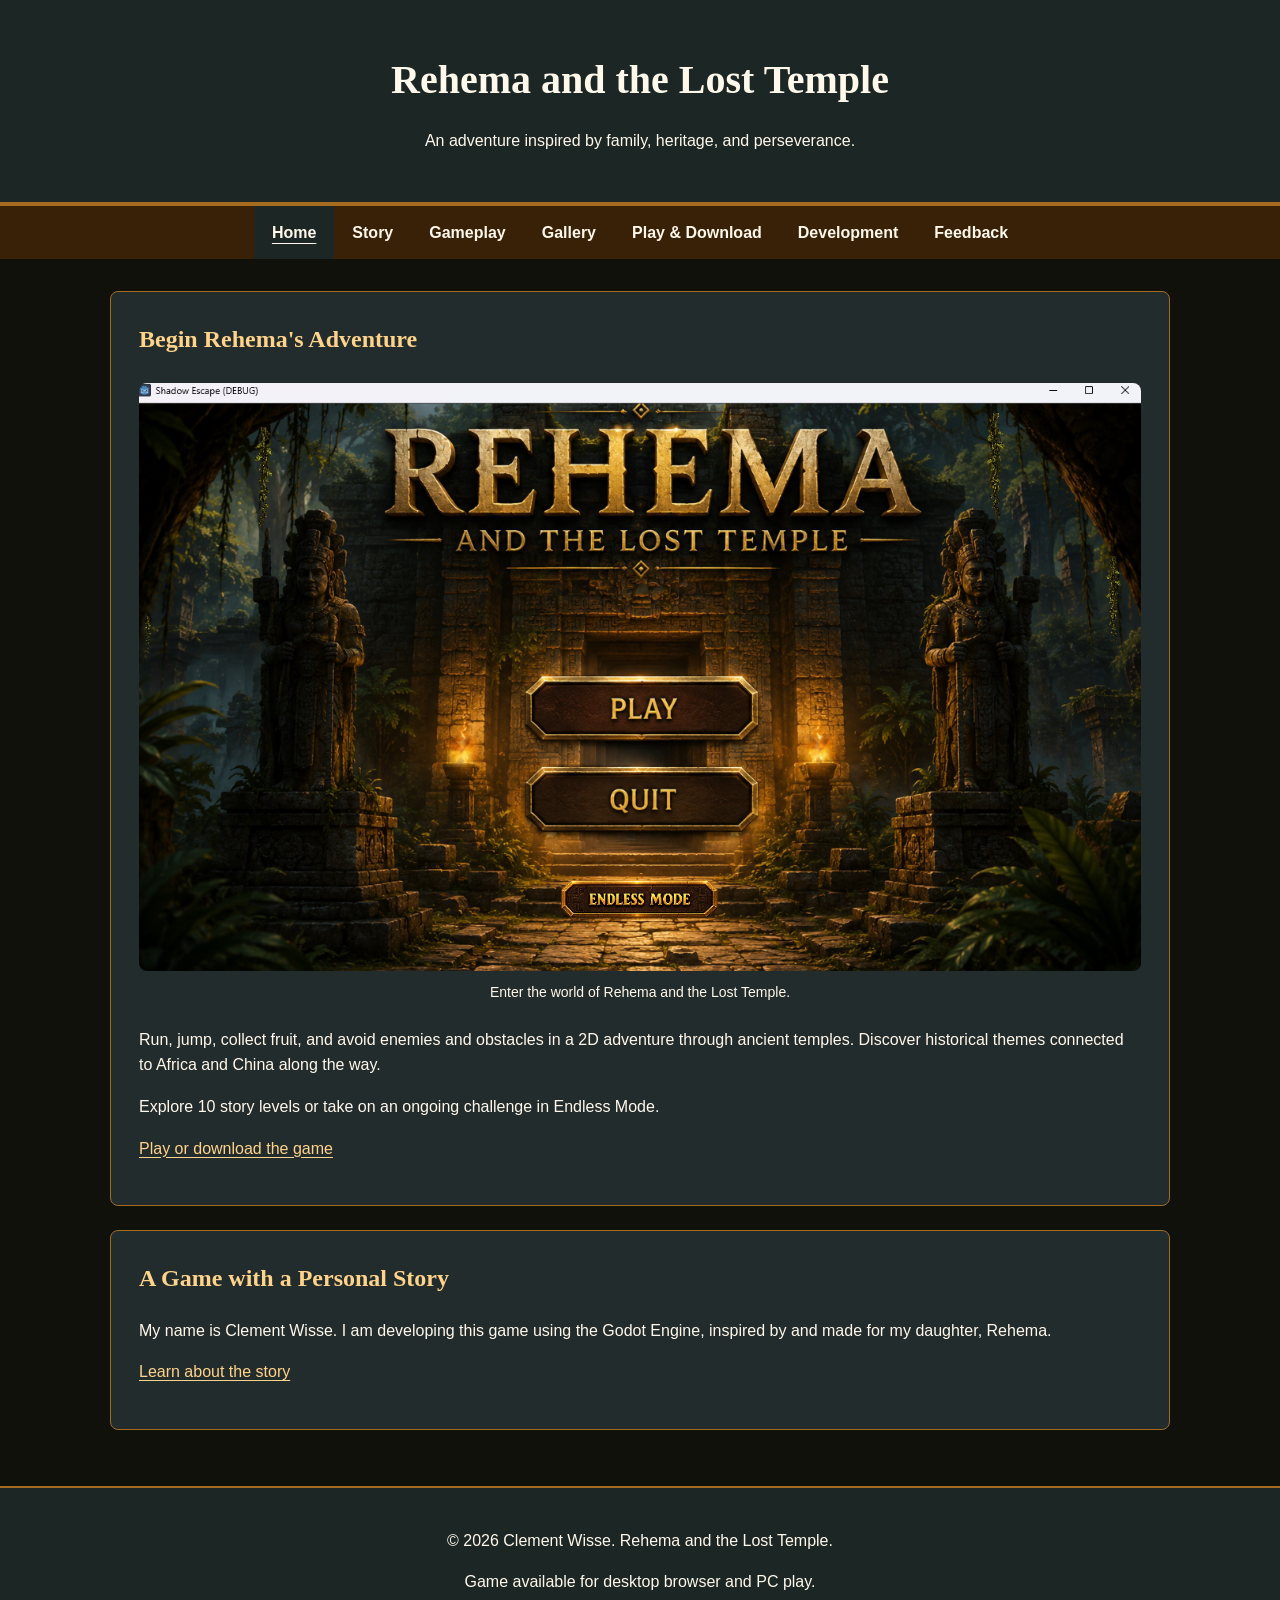
<file: index.html>
<!DOCTYPE html>
<html lang="en">
<head>
    <meta charset="utf-8">
    <meta name="viewport" content="width=device-width, initial-scale=1.0">
    <title>Rehema and the Lost Temple | Home</title>
    <link rel="stylesheet" href="style.css">
</head>
<body>
    <header>
        <h1>Rehema and the Lost Temple</h1>
        <p>An adventure inspired by family, heritage, and perseverance.</p>
    </header>

    <nav aria-label="Main navigation">
        <ul>
            <li><a href="index.html" aria-current="page">Home</a></li>
            <li><a href="story.html">Story</a></li>
            <li><a href="gameplay.html">Gameplay</a></li>
            <li><a href="gallery.html">Gallery</a></li>
            <li><a href="play.html">Play &amp; Download</a></li>
            <li><a href="development.html">Development</a></li>
            <li><a href="feedback.html">Feedback</a></li>
        </ul>
    </nav>

    <main>
        <section>
            <h2>Begin Rehema's Adventure</h2>
            <figure>
    <img src="img/game.png"
         alt="Rehema and the Lost Temple title screen showing an ancient temple">
    <figcaption>
        Enter the world of Rehema and the Lost Temple.
    </figcaption>
</figure>
            <p>
                Run, jump, collect fruit, and avoid enemies and
                obstacles in a 2D adventure through ancient temples.
                Discover historical themes connected to Africa
                and China along the way.
            </p>
            <p>
                Explore 10 story levels or take on an ongoing
                challenge in Endless Mode.
            </p>
            <p><a href="play.html">Play or download the game</a></p>
        </section>

        <section>
            <h2>A Game with a Personal Story</h2>
            <p>
                My name is Clement Wisse. I am developing this game
                using the Godot Engine, inspired by and made for
                my daughter, Rehema.
            </p>
            <p><a href="story.html">Learn about the story</a></p>
        </section>
    </main>

    <footer>
        <p>&copy; 2026 Clement Wisse. Rehema and the Lost Temple.</p>
        <p>Game available for desktop browser and PC play.</p>
    </footer>
</body>
</html>
</file>
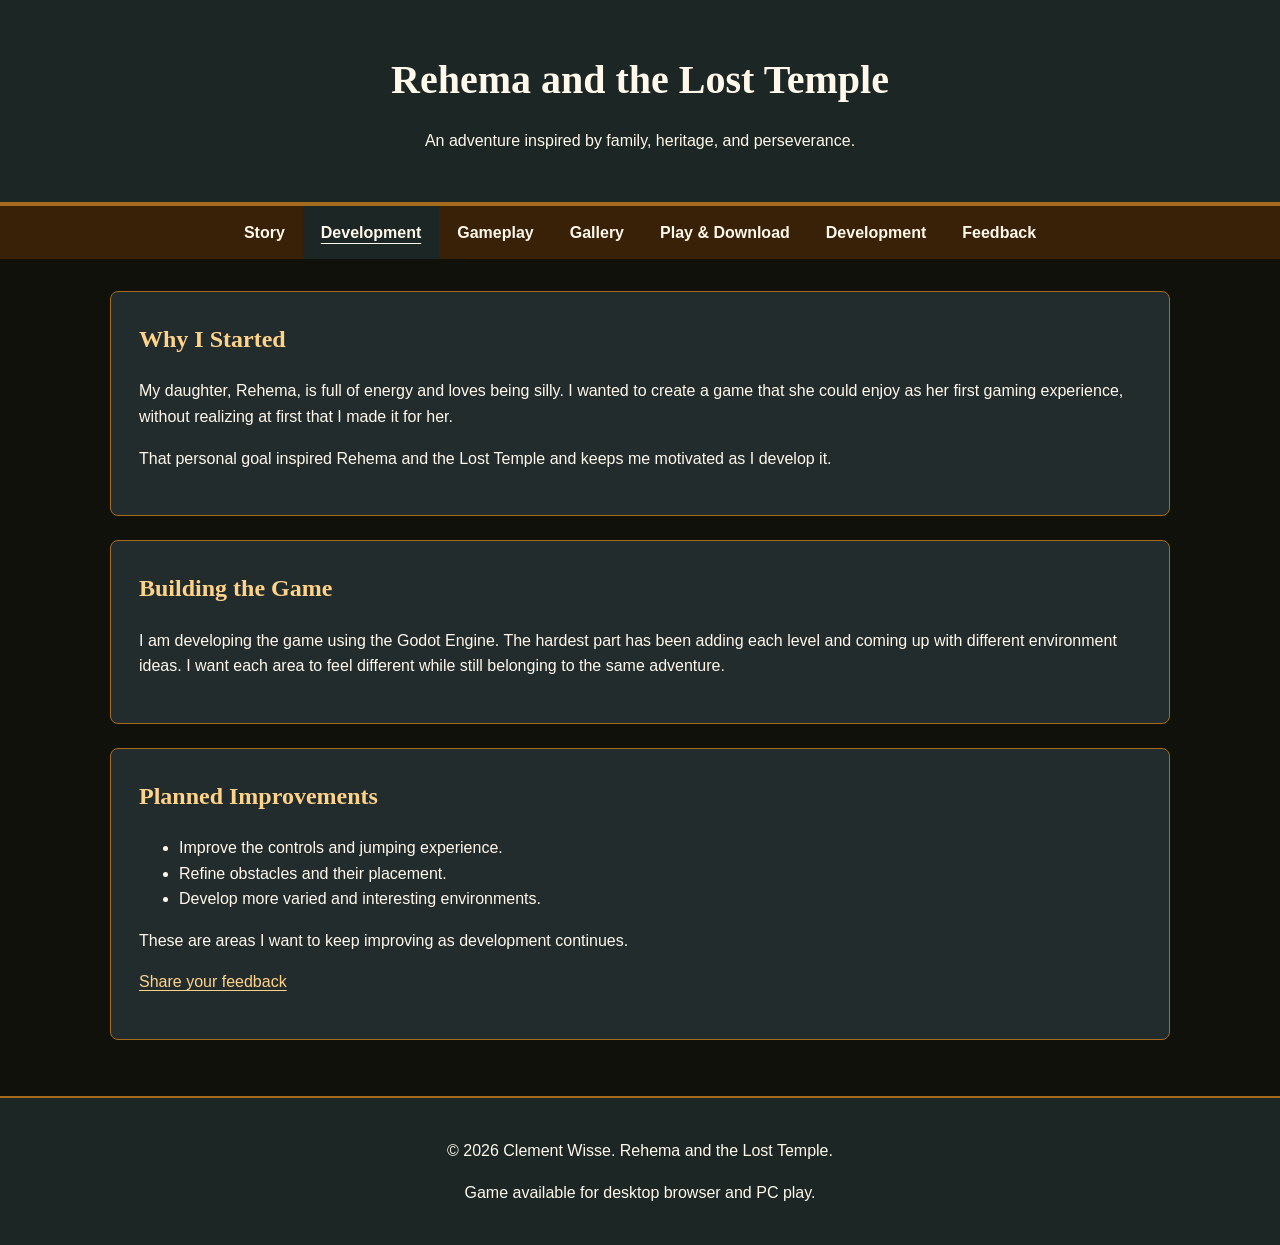
<file: development.html>
<!DOCTYPE html>
<html lang="en">
<head>
    <meta charset="utf-8">
    <meta name="viewport" content="width=device-width, initial-scale=1.0">
    <title>Rehema and the Lost Temple | Development</title>
    <link rel="stylesheet" href="style.css">
</head>
<body>
    <header>
        <h1>Rehema and the Lost Temple</h1>
        <p>An adventure inspired by family, heritage, and perseverance.</p>
    </header>

    <nav aria-label="Main navigation">
        <ul>
          <li><a href="story.html">Story</a></li>
<li><a href="development.html" aria-current="page">Development</a></li>
            <li><a href="gameplay.html">Gameplay</a></li>
            <li><a href="gallery.html">Gallery</a></li>
            <li><a href="play.html">Play &amp; Download</a></li>
            <li><a href="development.html">Development</a></li>
            <li><a href="feedback.html">Feedback</a></li>
        </ul>
    </nav>

  <main>
    <section>
        <h2>Why I Started</h2>
        <p>
            My daughter, Rehema, is full of energy and loves
            being silly. I wanted to create a game that she
            could enjoy as her first gaming experience,
            without realizing at first that I made it for her.
        </p>
        <p>
            That personal goal inspired Rehema and the Lost
            Temple and keeps me motivated as I develop it.
        </p>
    </section>

    <section>
        <h2>Building the Game</h2>
        <p>
            I am developing the game using the Godot Engine.
            The hardest part has been adding each level and
            coming up with different environment ideas.
            I want each area to feel different while still
            belonging to the same adventure.
        </p>
    </section>

    <section>
        <h2>Planned Improvements</h2>
        <ul>
            <li>Improve the controls and jumping experience.</li>
            <li>Refine obstacles and their placement.</li>
            <li>Develop more varied and interesting environments.</li>
        </ul>
        <p>
            These are areas I want to keep improving as
            development continues.
        </p>
        <p><a href="feedback.html">Share your feedback</a></p>
    </section>
</main>

    <footer>
        <p>&copy; 2026 Clement Wisse. Rehema and the Lost Temple.</p>
        <p>Game available for desktop browser and PC play.</p>
    </footer>
</body>
</html>
</file>
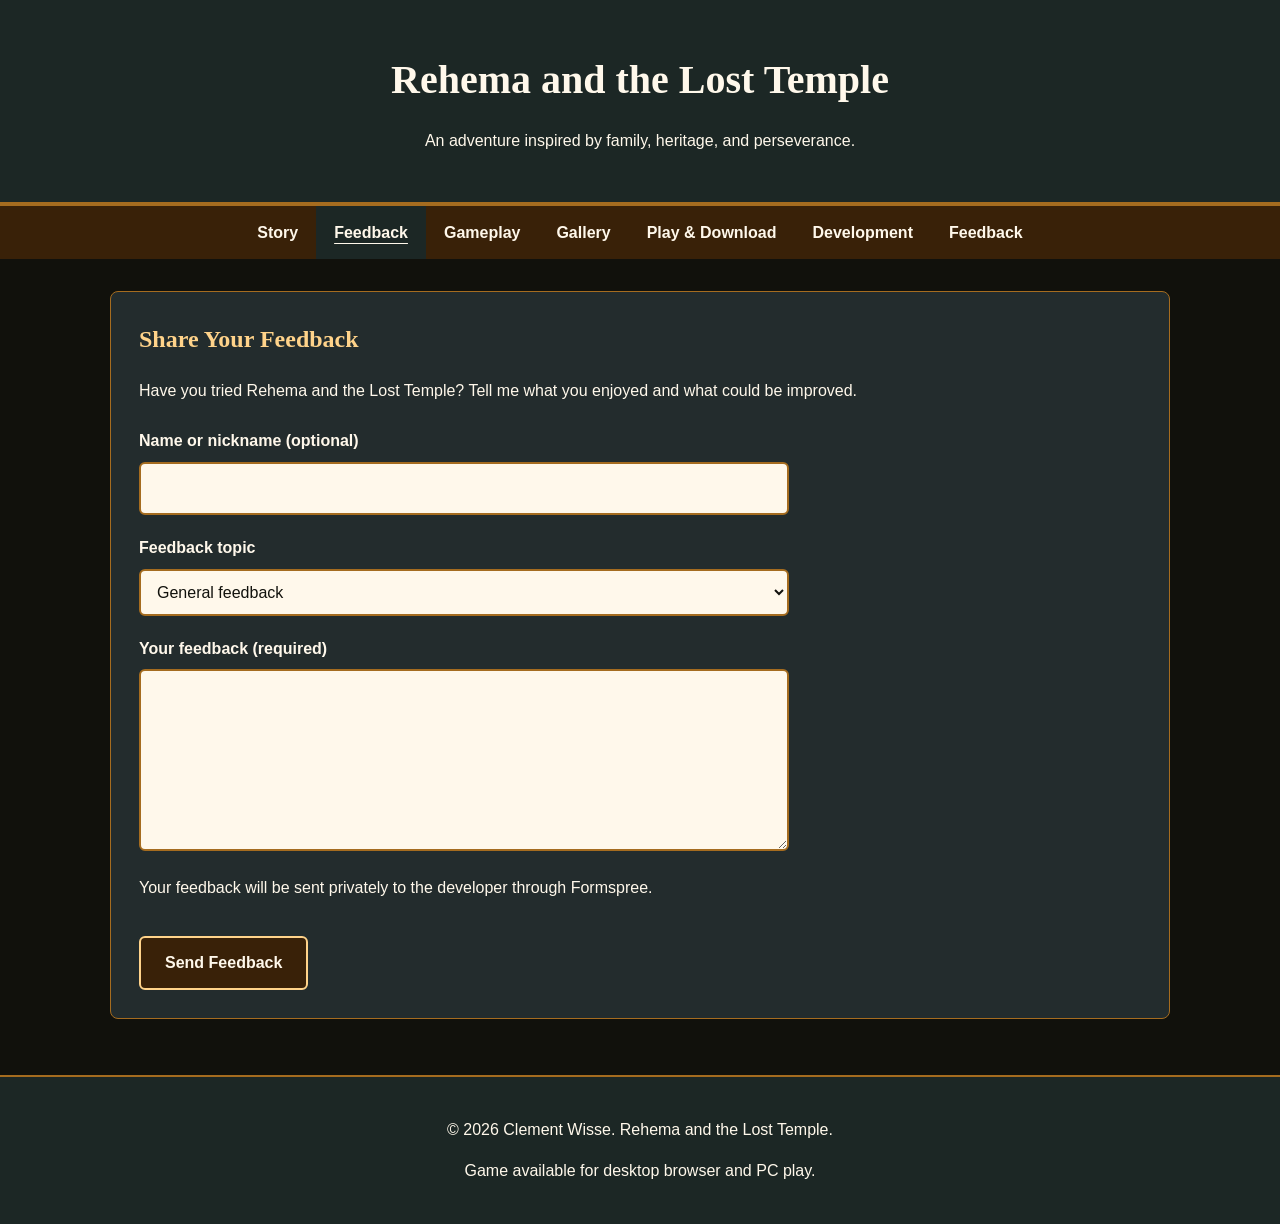
<file: feedback.html>
<!DOCTYPE html>
<html lang="en">
<head>
    <meta charset="utf-8">
    <meta name="viewport" content="width=device-width, initial-scale=1.0">
   <title>Rehema and the Lost Temple | Feedback</title>
    <link rel="stylesheet" href="style.css">
</head>
<body>
    <header>
        <h1>Rehema and the Lost Temple</h1>
        <p>An adventure inspired by family, heritage, and perseverance.</p>
    </header>

    <nav aria-label="Main navigation">
        <ul>
          <li><a href="story.html">Story</a></li>
<li><a href="feedback.html" aria-current="page">Feedback</a></li>
            <li><a href="gameplay.html">Gameplay</a></li>
            <li><a href="gallery.html">Gallery</a></li>
            <li><a href="play.html">Play &amp; Download</a></li>
            <li><a href="development.html">Development</a></li>
            <li><a href="feedback.html">Feedback</a></li>
        </ul>
    </nav>

   <main>
    <section>
        <h2>Share Your Feedback</h2>
        <p>
            Have you tried Rehema and the Lost Temple?
            Tell me what you enjoyed and what could be improved.
        </p>


        <form action="https://formspree.io/f/xgaokbdl" method="POST">
            <label for="player-name">Name or nickname (optional)</label>
            <input type="text" id="player-name" name="name"
                   maxlength="80">

            <label for="feedback-topic">Feedback topic</label>
            <select id="feedback-topic" name="topic">
                <option value="general">General feedback</option>
                <option value="controls">Controls and jumping</option>
                <option value="levels">Levels and environments</option>
                <option value="bug">Report a problem</option>
            </select>

            <label for="player-message">Your feedback (required)</label>
            <textarea id="player-message" name="message"
                      rows="6" maxlength="3000" required></textarea>

        <p id="form-status">
    Your feedback will be sent privately to the developer
    through Formspree.
</p>
<button type="submit">Send Feedback</button>
        </form>
    </section>
</main>

    <footer>
        <p>&copy; 2026 Clement Wisse. Rehema and the Lost Temple.</p>
        <p>Game available for desktop browser and PC play.</p>
    </footer>
</body>
</html>
</file>
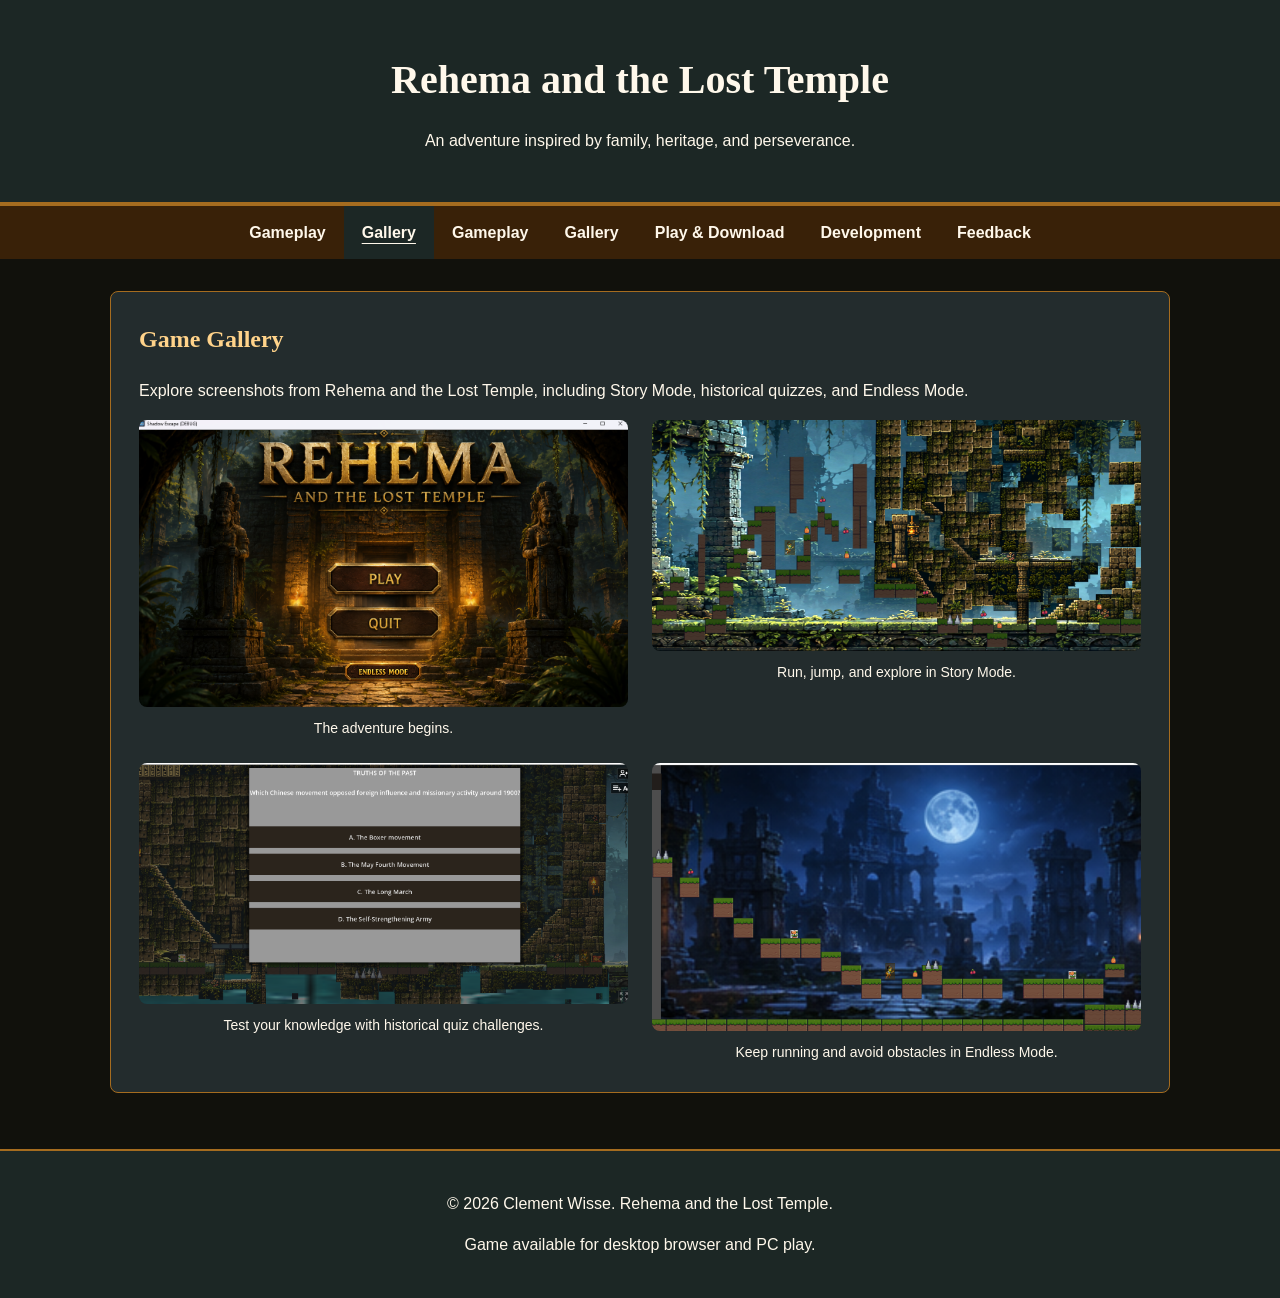
<file: gallery.html>
<!DOCTYPE html>
<html lang="en">
<head>
    <meta charset="utf-8">
    <meta name="viewport" content="width=device-width, initial-scale=1.0">
   <title>Rehema and the Lost Temple | Gallery</title>
    <link rel="stylesheet" href="style.css">
</head>
<body>
    <header>
        <h1>Rehema and the Lost Temple</h1>
        <p>An adventure inspired by family, heritage, and perseverance.</p>
    </header>

    <nav aria-label="Main navigation">
        <ul>
           <li><a href="gameplay.html">Gameplay</a></li>
<li><a href="gallery.html" aria-current="page">Gallery</a></li>
            <li><a href="gameplay.html">Gameplay</a></li>
            <li><a href="gallery.html">Gallery</a></li>
            <li><a href="play.html">Play &amp; Download</a></li>
            <li><a href="development.html">Development</a></li>
            <li><a href="feedback.html">Feedback</a></li>
        </ul>
    </nav>

   <main>
    <section>
        <h2>Game Gallery</h2>
        <p>
            Explore screenshots from Rehema and the Lost Temple,
            including Story Mode, historical quizzes, and
            Endless Mode.
        </p>

        <div class="gallery">
            <figure>
                <img src="img/game.png"
                     alt="Rehema and the Lost Temple title screen">
                <figcaption>The adventure begins.</figcaption>
            </figure>

            <figure>
                <img src="img/story-level.png"
                     alt="Gameplay from a story level in Rehema and the Lost Temple">
                <figcaption>
                    Run, jump, and explore in Story Mode.
                </figcaption>
            </figure>

            <figure>
                <img src="img/quiz.png"
                     alt="Historical quiz question with answer choices">
                <figcaption>
                    Test your knowledge with historical quiz challenges.
                </figcaption>
            </figure>

            <figure>
                <img src="img/endless-mode.png"
                     alt="Endless Mode gameplay in Rehema and the Lost Temple">
                <figcaption>
                    Keep running and avoid obstacles in Endless Mode.
                </figcaption>
            </figure>
        </div>
    </section>
</main>

    <footer>
        <p>&copy; 2026 Clement Wisse. Rehema and the Lost Temple.</p>
        <p>Game available for desktop browser and PC play.</p>
    </footer>
</body>
</html>
</file>
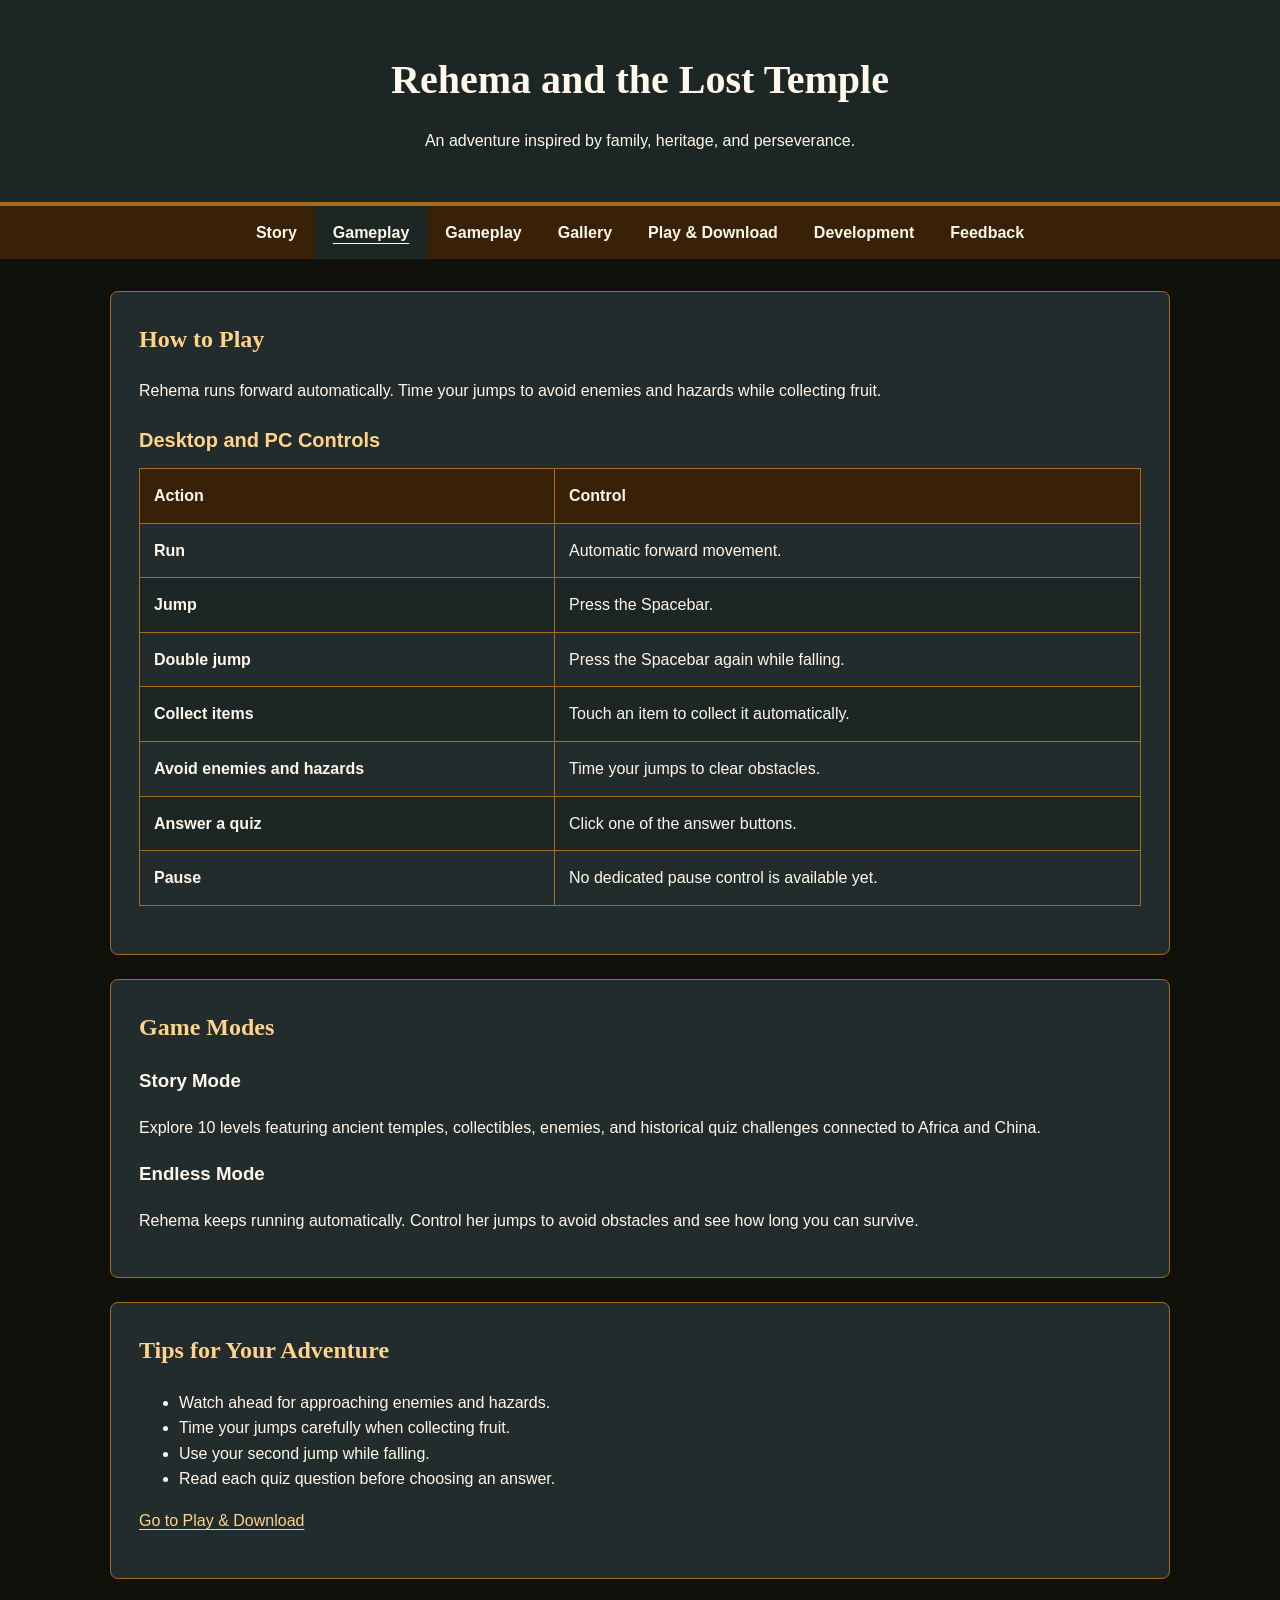
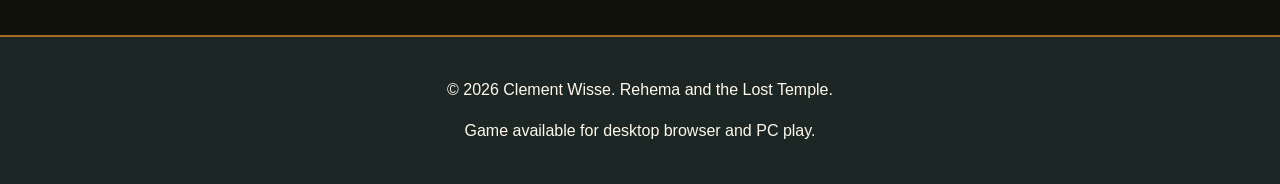
<file: gameplay.html>
<!DOCTYPE html>
<html lang="en">
<head>
    <meta charset="utf-8">
    <meta name="viewport" content="width=device-width, initial-scale=1.0">
    <title>Rehema and the Lost Temple | Gameplay</title>
    <link rel="stylesheet" href="style.css">
</head>
<body>
    <header>
        <h1>Rehema and the Lost Temple</h1>
        <p>An adventure inspired by family, heritage, and perseverance.</p>
    </header>

    <nav aria-label="Main navigation">
        <ul>
           <li><a href="story.html">Story</a></li>
<li><a href="gameplay.html" aria-current="page">Gameplay</a></li>
            <li><a href="gameplay.html">Gameplay</a></li>
            <li><a href="gallery.html">Gallery</a></li>
            <li><a href="play.html">Play &amp; Download</a></li>
            <li><a href="development.html">Development</a></li>
            <li><a href="feedback.html">Feedback</a></li>
        </ul>
    </nav>

    <main>
    <section>
        <h2>How to Play</h2>
        <p>
            Rehema runs forward automatically. Time your jumps
            to avoid enemies and hazards while collecting fruit.
        </p>

        <table>
            <caption>Desktop and PC Controls</caption>
            <thead>
                <tr>
                    <th scope="col">Action</th>
                    <th scope="col">Control</th>
                </tr>
            </thead>
            <tbody>
                <tr>
                    <th scope="row">Run</th>
                    <td>Automatic forward movement.</td>
                </tr>
                <tr>
                    <th scope="row">Jump</th>
                    <td>Press the Spacebar.</td>
                </tr>
                <tr>
                    <th scope="row">Double jump</th>
                    <td>Press the Spacebar again while falling.</td>
                </tr>
                <tr>
                    <th scope="row">Collect items</th>
                    <td>Touch an item to collect it automatically.</td>
                </tr>
                <tr>
                    <th scope="row">Avoid enemies and hazards</th>
                    <td>Time your jumps to clear obstacles.</td>
                </tr>
                <tr>
                    <th scope="row">Answer a quiz</th>
                    <td>Click one of the answer buttons.</td>
                </tr>
                <tr>
                    <th scope="row">Pause</th>
                    <td>No dedicated pause control is available yet.</td>
                </tr>
            </tbody>
        </table>
    </section>

    <section>
        <h2>Game Modes</h2>
        <h3>Story Mode</h3>
        <p>
            Explore 10 levels featuring ancient temples,
            collectibles, enemies, and historical quiz challenges
            connected to Africa and China.
        </p>

        <h3>Endless Mode</h3>
        <p>
            Rehema keeps running automatically. Control her jumps
            to avoid obstacles and see how long you can survive.
        </p>
    </section>

    <section>
        <h2>Tips for Your Adventure</h2>
        <ul>
            <li>Watch ahead for approaching enemies and hazards.</li>
            <li>Time your jumps carefully when collecting fruit.</li>
            <li>Use your second jump while falling.</li>
            <li>Read each quiz question before choosing an answer.</li>
        </ul>
        <p><a href="play.html">Go to Play &amp; Download</a></p>
    </section>
</main>

    <footer>
        <p>&copy; 2026 Clement Wisse. Rehema and the Lost Temple.</p>
        <p>Game available for desktop browser and PC play.</p>
    </footer>
</body>
</html>
</file>
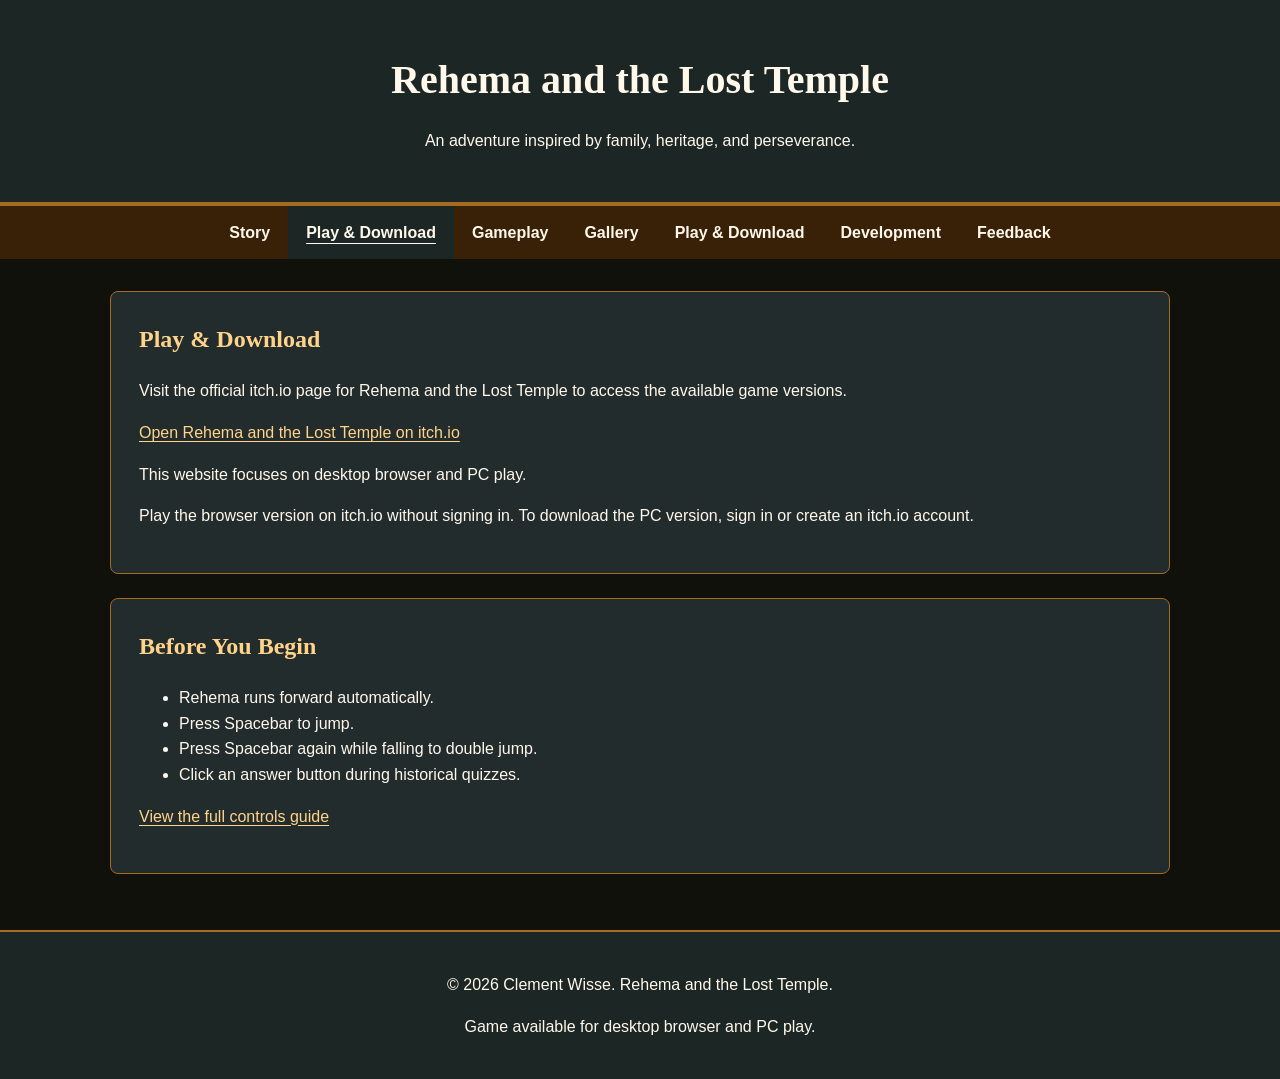
<file: play.html>
<!DOCTYPE html>
<html lang="en">
<head>
    <meta charset="utf-8">
    <meta name="viewport" content="width=device-width, initial-scale=1.0">
    <title>Rehema and the Lost Temple | Play &amp; Download</title>
    <link rel="stylesheet" href="style.css">
</head>
<body>
    <header>
        <h1>Rehema and the Lost Temple</h1>
        <p>An adventure inspired by family, heritage, and perseverance.</p>
    </header>

    <nav aria-label="Main navigation">
        <ul>
          <li><a href="story.html">Story</a></li>
<li><a href="play.html" aria-current="page">Play &amp; Download</a></li>
            <li><a href="gameplay.html">Gameplay</a></li>
            <li><a href="gallery.html">Gallery</a></li>
            <li><a href="play.html">Play &amp; Download</a></li>
            <li><a href="development.html">Development</a></li>
            <li><a href="feedback.html">Feedback</a></li>
        </ul>
    </nav>

    <main>
    <section>
        <h2>Play &amp; Download</h2>
        <p>
            Visit the official itch.io page for Rehema and
            the Lost Temple to access the available game versions.
        </p>
        <p>
            <a href="https://ndai-12.itch.io/rehema-and-the-lost-temple">
                Open Rehema and the Lost Temple on itch.io
            </a>
        </p>
        <p>
            This website focuses on desktop browser and PC play.
        </p>
      <p>
    Play the browser version on itch.io without signing in.
    To download the PC version, sign in or create an itch.io account.
</p>
    </section>

    <section>
        <h2>Before You Begin</h2>
        <ul>
            <li>Rehema runs forward automatically.</li>
            <li>Press Spacebar to jump.</li>
            <li>Press Spacebar again while falling to double jump.</li>
            <li>Click an answer button during historical quizzes.</li>
        </ul>
        <p>
            <a href="gameplay.html">View the full controls guide</a>
        </p>
    </section>
</main>

    <footer>
        <p>&copy; 2026 Clement Wisse. Rehema and the Lost Temple.</p>
        <p>Game available for desktop browser and PC play.</p>
    </footer>
</body>
</html>
</file>
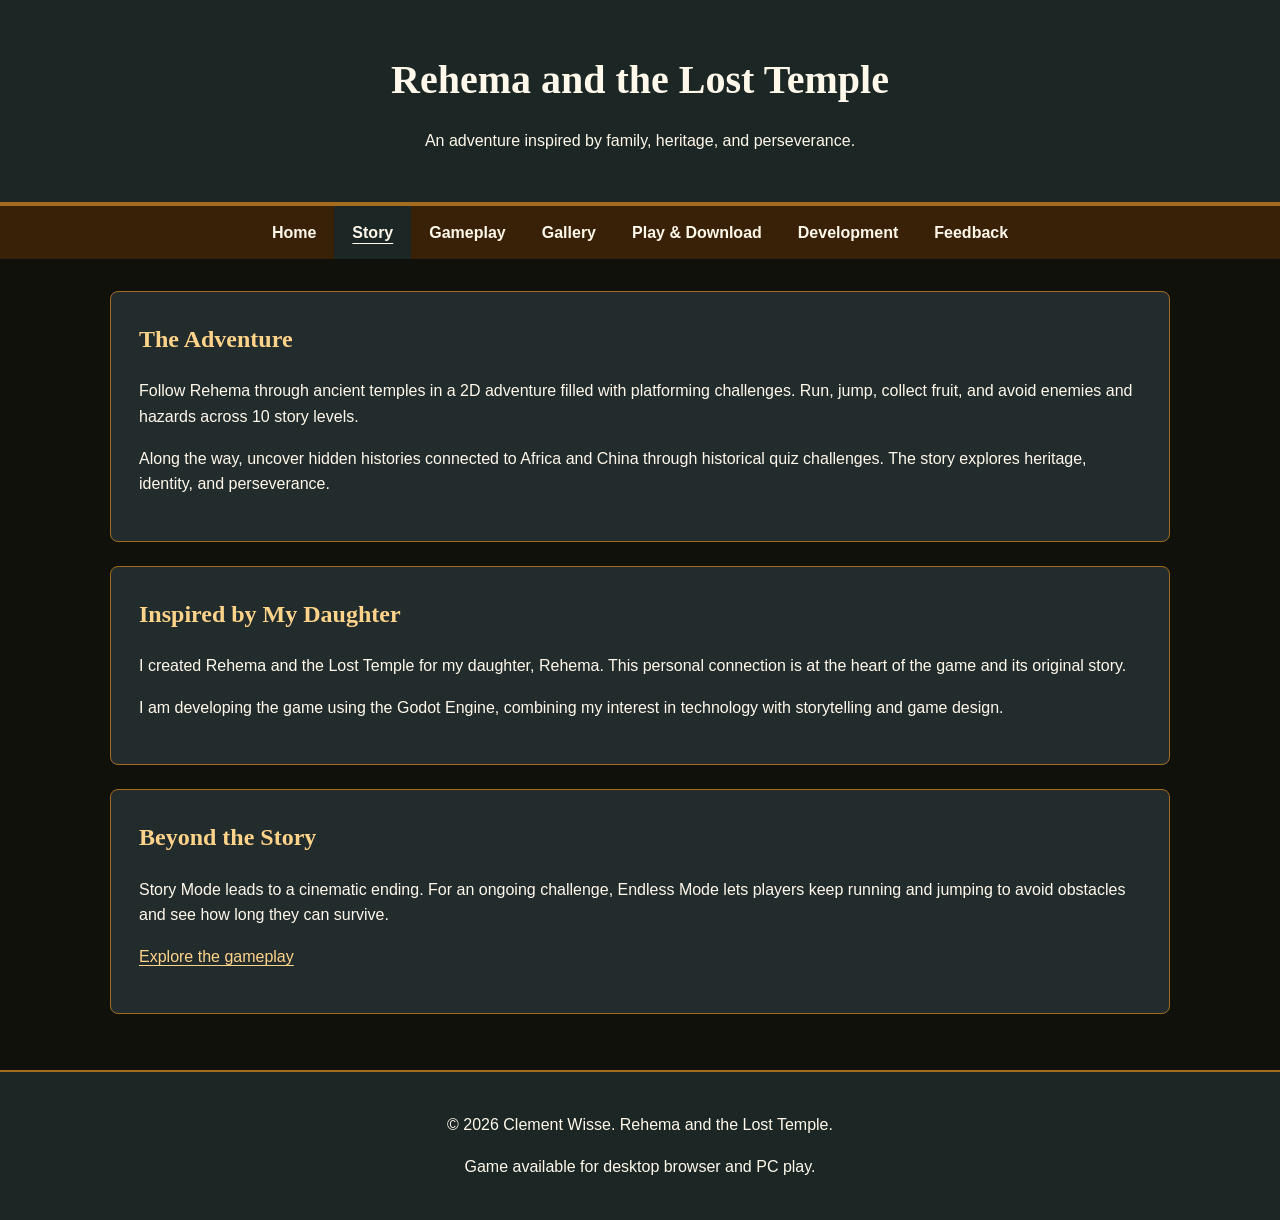
<file: story.html>
<!DOCTYPE html>
<html lang="en">
<head>
    <meta charset="utf-8">
    <meta name="viewport" content="width=device-width, initial-scale=1.0">
    <title>Rehema and the Lost Temple | Story</title>
    <link rel="stylesheet" href="style.css">
</head>
<body>
    <header>
        <h1>Rehema and the Lost Temple</h1>
        <p>An adventure inspired by family, heritage, and perseverance.</p>
    </header>

    <nav aria-label="Main navigation">
        <ul>
           <li><a href="index.html">Home</a></li>
<li><a href="story.html" aria-current="page">Story</a></li>
            <li><a href="gameplay.html">Gameplay</a></li>
            <li><a href="gallery.html">Gallery</a></li>
            <li><a href="play.html">Play &amp; Download</a></li>
            <li><a href="development.html">Development</a></li>
            <li><a href="feedback.html">Feedback</a></li>
        </ul>
    </nav>

    <main>
    <section>
        <h2>The Adventure</h2>
        <p>
            Follow Rehema through ancient temples in a 2D
            adventure filled with platforming challenges.
            Run, jump, collect fruit, and avoid enemies
            and hazards across 10 story levels.
        </p>
        <p>
            Along the way, uncover hidden histories connected
            to Africa and China through historical quiz
            challenges. The story explores heritage,
            identity, and perseverance.
        </p>
    </section>

    <section>
        <h2>Inspired by My Daughter</h2>
        <p>
            I created Rehema and the Lost Temple for my
            daughter, Rehema. This personal connection is
            at the heart of the game and its original story.
        </p>
        <p>
            I am developing the game using the Godot Engine,
            combining my interest in technology with
            storytelling and game design.
        </p>
    </section>

    <section>
        <h2>Beyond the Story</h2>
        <p>
            Story Mode leads to a cinematic ending.
            For an ongoing challenge, Endless Mode lets
            players keep running and jumping to avoid
            obstacles and see how long they can survive.
        </p>
        <p><a href="gameplay.html">Explore the gameplay</a></p>
    </section>
</main>

    <footer>
        <p>&copy; 2026 Clement Wisse. Rehema and the Lost Temple.</p>
        <p>Game available for desktop browser and PC play.</p>
    </footer>
</body>
</html>
</file>
<file: style.css>
/* Colors from the game palette:
   Dark green: #1C2725
   Dark coffee: #392108
   Charcoal: #232C2D
   Golden earth: #A56C1F
   Near black: #11110C
*/

* {
    box-sizing: border-box;
}

body {
    margin: 0;
    background-color: #11110C;
    color: #FFF8EB;
    font-family: Arial, Helvetica, sans-serif;
    line-height: 1.6;
}

header {
    padding: 48px 20px;
    background-color: #1C2725;
    border-bottom: 4px solid #A56C1F;
    text-align: center;
}

header h1 {
    margin: 0;
    font-family: Georgia, "Times New Roman", serif;
    font-size: 40px;
}

header p {
    margin-bottom: 0;
}

nav {
    background-color: #392108;
}

nav ul {
    display: flex;
    flex-wrap: wrap;
    justify-content: center;
    list-style: none;
    margin: 0;
    padding: 0;
}

nav a {
    display: block;
    padding: 14px 18px;
    color: #FFF8EB;
    text-decoration: none;
    font-weight: bold;
}

nav a:hover,
nav a[aria-current="page"] {
    background-color: #1C2725;
    text-decoration: underline;
    text-underline-offset: 5px;
}

a:focus-visible {
    outline: 3px solid #FFD38A;
    outline-offset: 3px;
}

main {
    max-width: 1100px;
    margin: 0 auto;
    padding: 32px 20px;
}

section {
    margin-bottom: 24px;
    padding: 28px;
    background-color: #232C2D;
    border: 1px solid #A56C1F;
    border-radius: 8px;
}

h2 {
    margin-top: 0;
    color: #FFD38A;
    font-family: Georgia, "Times New Roman", serif;
}

main a {
    color: #FFD38A;
    text-underline-offset: 3px;
}

main a:hover {
    color: #FFFFFF;
}

img {
    display: block;
    max-width: 100%;
    height: auto;
}

footer {
    padding: 24px 20px;
    background-color: #1C2725;
    border-top: 2px solid #A56C1F;
    text-align: center;
}

@media screen and (max-width: 700px) {
    header {
        padding: 32px 16px;
    }

    header h1 {
        font-size: 30px;
    }

    nav a {
        padding: 12px;
    }

    main {
        padding: 20px 12px;
    }

    section {
        padding: 20px;
    }
}
figure {
    margin: 24px 0;
}

figure img {
    width: 100%;
    border-radius: 8px;
}

figcaption {
    margin-top: 10px;
    text-align: center;
    font-size: 14px;
}
table {
    width: 100%;
    margin: 20px 0;
    border-collapse: collapse;
}

caption {
    margin-bottom: 12px;
    color: #FFD38A;
    font-size: 20px;
    font-weight: bold;
    text-align: left;
}

th,
td {
    padding: 14px;
    border: 1px solid #A56C1F;
    text-align: left;
    vertical-align: top;
}

thead {
    background-color: #392108;
    color: #FFF8EB;
}

tbody tr:nth-child(even) {
    background-color: #1C2725;
}

@media screen and (max-width: 700px) {
    th,
    td {
        padding: 8px;
        overflow-wrap: anywhere;
    }
}
.gallery {
    display: grid;
    grid-template-columns: repeat(2, minmax(0, 1fr));
    gap: 24px;
}

.gallery figure {
    margin: 0;
}

@media screen and (max-width: 700px) {
    .gallery {
        grid-template-columns: 1fr;
    }
}
form {
    max-width: 650px;
    margin-top: 24px;
}

label {
    display: block;
    margin-top: 20px;
    margin-bottom: 8px;
    font-weight: bold;
}

input,
select,
textarea {
    width: 100%;
    padding: 12px;
    border: 2px solid #A56C1F;
    border-radius: 6px;
    background-color: #FFF8EB;
    color: #11110C;
    font: inherit;
}

textarea {
    resize: vertical;
}

input:focus-visible,
select:focus-visible,
textarea:focus-visible,
button:focus-visible {
    outline: 3px solid #FFD38A;
    outline-offset: 3px;
}

button {
    margin-top: 20px;
    padding: 12px 24px;
    border: 2px solid #FFD38A;
    border-radius: 6px;
    background-color: #392108;
    color: #FFF8EB;
    font: inherit;
    font-weight: bold;
    cursor: pointer;
}

button:disabled {
    opacity: 0.65;
    cursor: not-allowed;
}
</file>
